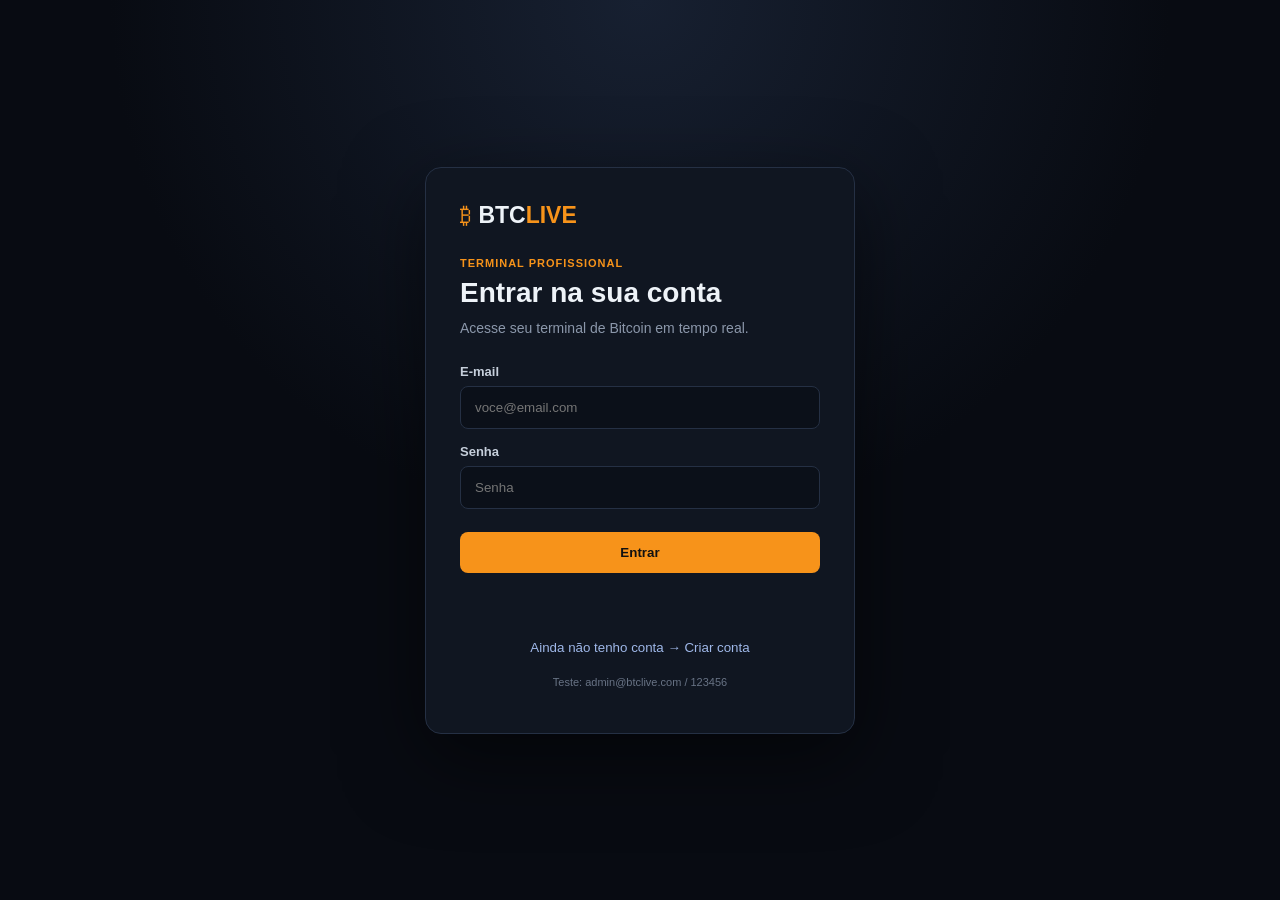
<file: btc-live-terminal-teste/html/login.html>
<!doctype html>
<html lang="pt-BR">
<head><meta charset="UTF-8"><meta name="viewport" content="width=device-width,initial-scale=1.0">
<title>BTC Live — Login</title><link rel="stylesheet" href="../css/login.css"></head>
<body>
<main class="auth-shell"><section class="auth-card">
<div class="brand">₿ <b>BTC<span>LIVE</span></b></div>
<p class="eyebrow">Terminal profissional</p><h1 id="formTitle">Entrar na sua conta</h1>
<p class="subtitle" id="formSubtitle">Acesse seu terminal de Bitcoin em tempo real.</p>
<form id="authForm">
<div class="field register-only hidden"><label>Nome</label><input id="name" type="text" placeholder="Seu nome"></div>
<div class="field"><label>E-mail</label><input id="email" type="email" placeholder="voce@email.com" required></div>
<div class="field"><label>Senha</label><input id="password" type="password" placeholder="Senha" required></div>
<button class="primary" id="submitBtn">Entrar</button><p class="message" id="message"></p>
</form>
<button class="switch" id="switchMode" type="button">Ainda não tenho conta → Criar conta</button>
<p class="demo">Teste: admin@btclive.com / 123456</p>
</section></main><script src="../js/login.js"></script></body></html>
</file>
<file: btc-live-terminal-teste/css/login.css>
*{box-sizing:border-box}body{margin:0;min-height:100vh;background:radial-gradient(circle at top,#172031,#080b12 48%);color:#eef3f8;font:14px Arial,sans-serif}.auth-shell{min-height:100vh;display:grid;place-items:center;padding:24px}.auth-card{width:min(430px,100%);background:#101621;border:1px solid #253044;border-radius:16px;padding:34px;box-shadow:0 24px 80px #0008}.brand{font-size:23px}.brand:first-letter{color:#f7931a}.brand span{color:#f7931a}.eyebrow{color:#f7931a;font-size:11px;font-weight:bold;text-transform:uppercase;letter-spacing:1px;margin:28px 0 8px}h1{margin:0;font-size:28px}.subtitle{color:#8b97aa;line-height:1.5;margin:9px 0 25px}.field{margin:15px 0}.field label{display:block;color:#c6cfdb;font-size:13px;font-weight:bold;margin-bottom:7px}input{width:100%;padding:13px 14px;background:#0b1019;border:1px solid #253044;border-radius:8px;color:white;outline:none}input:focus{border-color:#4c8dff}.primary{width:100%;margin-top:8px;padding:13px;border:0;border-radius:8px;background:#f7931a;color:#111;font-weight:bold;cursor:pointer}.switch{width:100%;margin-top:18px;background:none;border:0;color:#9fb8e9;cursor:pointer}.message{text-align:center;min-height:20px}.message.error{color:#ea3943}.message.ok{color:#18c784}.demo{text-align:center;color:#687385;font-size:11px;margin-top:20px}.hidden{display:none}
</file>
